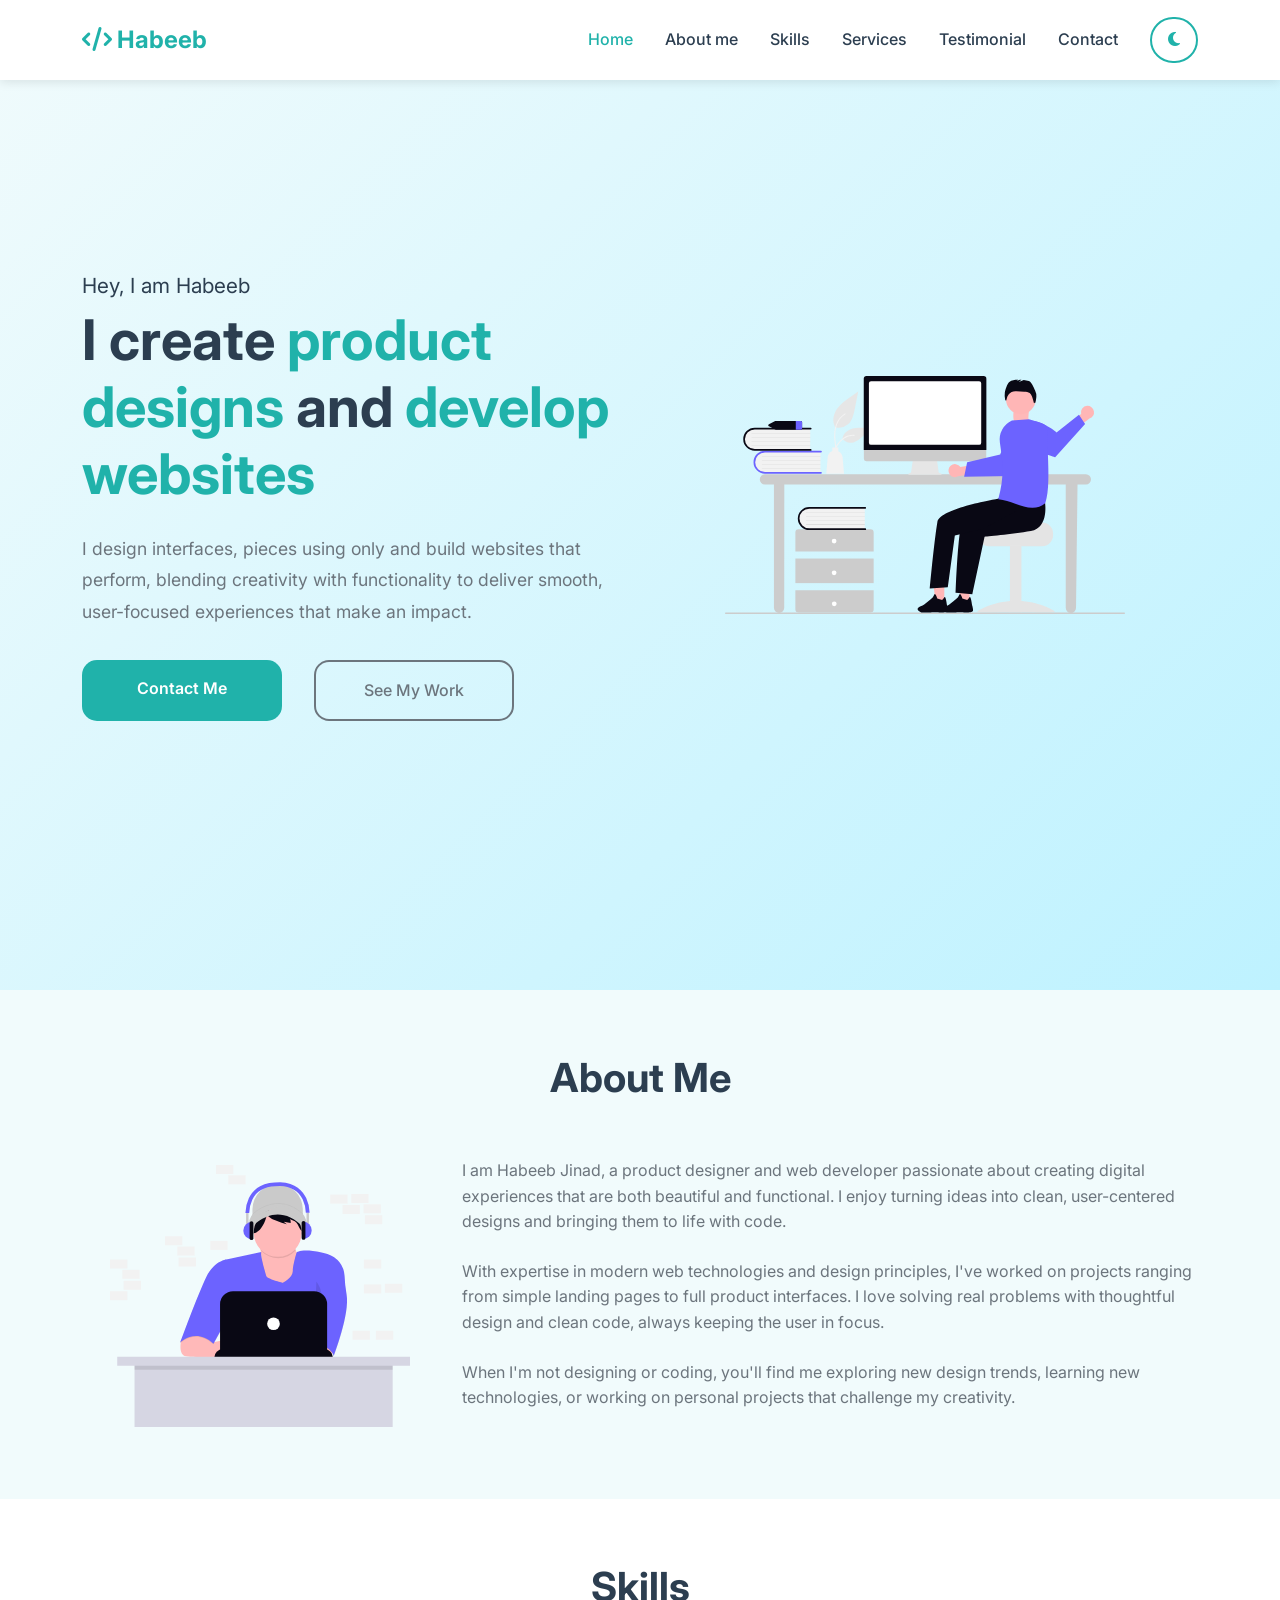
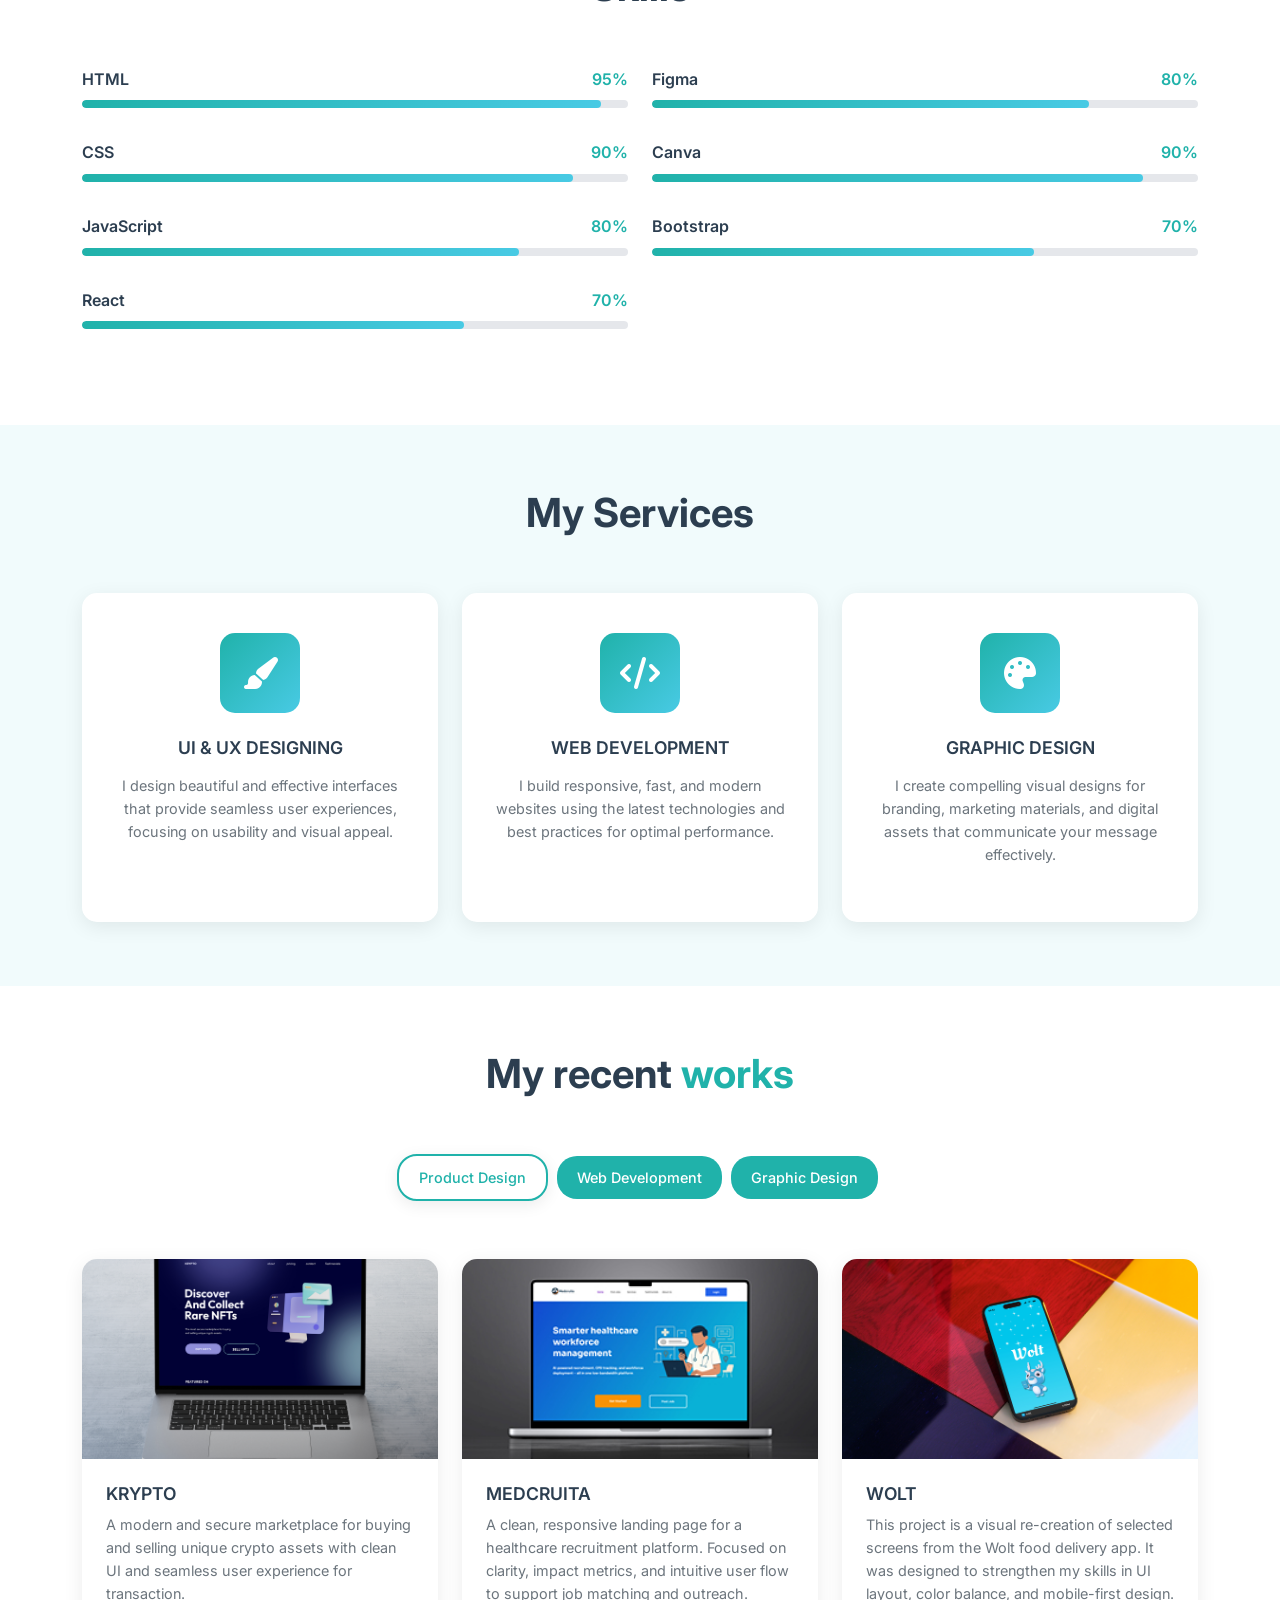
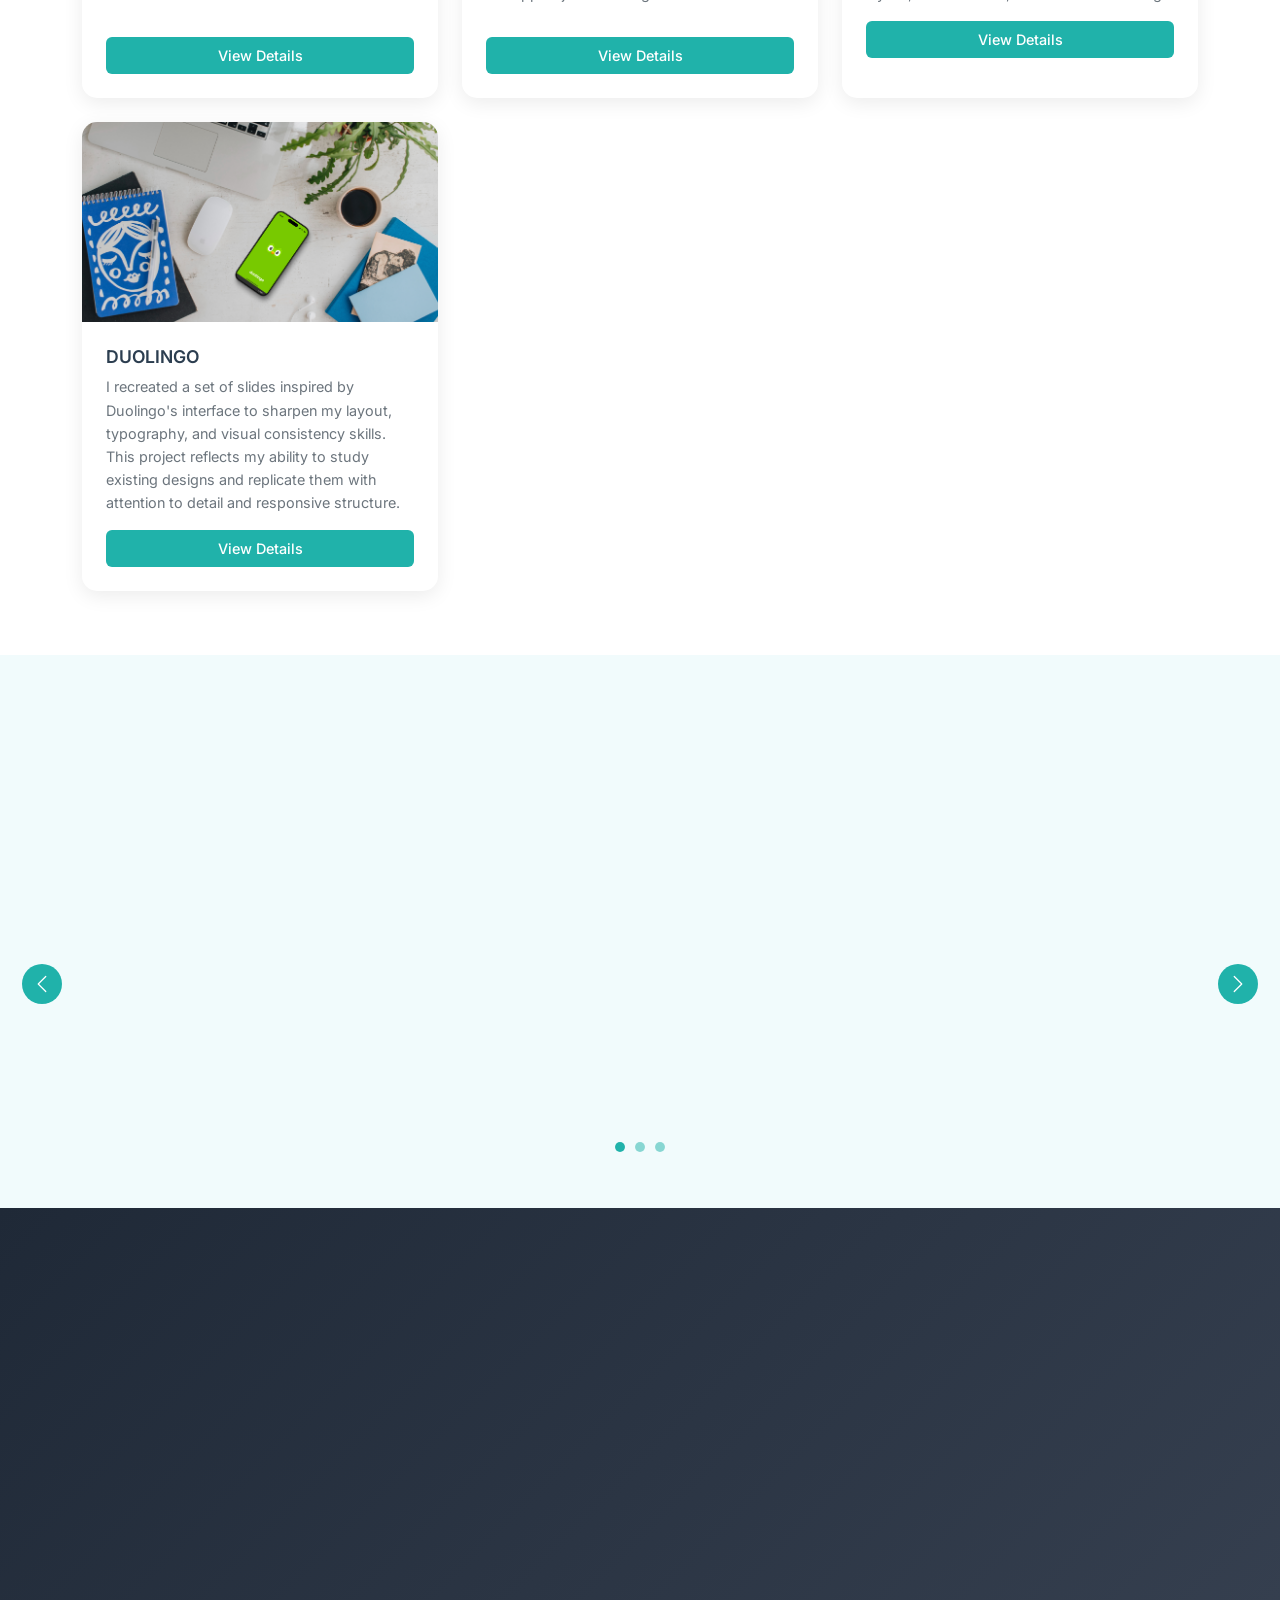
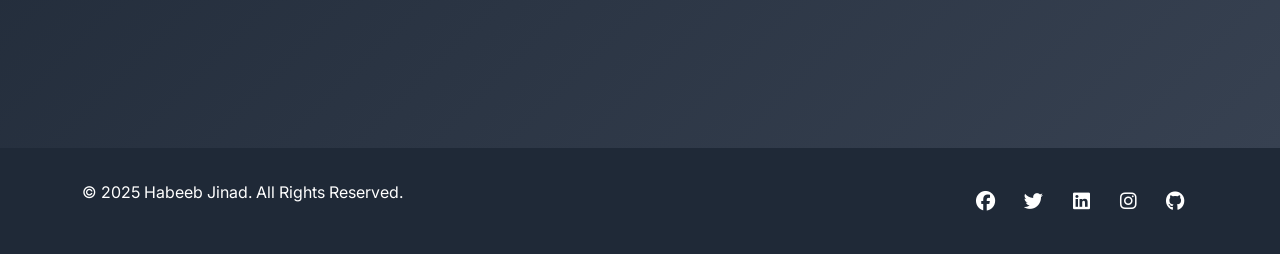
<file: index.html>
<!DOCTYPE html>
<html lang="en">
<head>
    <meta charset="UTF-8">
    <meta name="viewport" content="width=device-width, initial-scale=1.0">
    <title>Habeeb - Portfolio</title>
    <link href="https://cdn.jsdelivr.net/npm/bootstrap@5.3.0/dist/css/bootstrap.min.css" rel="stylesheet">
    <link rel="stylesheet" href="https://cdnjs.cloudflare.com/ajax/libs/font-awesome/6.4.0/css/all.min.css">
    <link href="https://fonts.googleapis.com/css2?family=Inter:wght@300;400;500;600;700&display=swap" rel="stylesheet">
    <link href="https://unpkg.com/aos@2.3.1/dist/aos.css" rel="stylesheet">
    <link rel="stylesheet" href="style.css">
</head>
<body>
    <!-- Navigation -->
    <nav class="navbar navbar-expand-lg fixed-top" id="navbar">
        <div class="container">
            <a class="navbar-brand" href="#home">
                <i class="fas fa-code"></i> Habeeb
            </a>
            
            <button class="navbar-toggler" type="button" data-bs-toggle="collapse" data-bs-target="#navbarNav">
                <span class="navbar-toggler-icon"></span>
            </button>
            
            <div class="collapse navbar-collapse" id="navbarNav">
                <ul class="navbar-nav ms-auto">
                    <li class="nav-item">
                        <a class="nav-link active" href="#home">Home</a>
                    </li>
                    <li class="nav-item">
                        <a class="nav-link" href="#about">About me</a>
                    </li>
                    <li class="nav-item">
                        <a class="nav-link" href="#skills">Skills</a>
                    </li>
                    <li class="nav-item">
                        <a class="nav-link" href="#services">Services</a>
                    </li>
                    <li class="nav-item">
                        <a class="nav-link" href="#testimonials">Testimonial</a>
                    </li>
                    <li class="nav-item">
                        <a class="nav-link" href="#contact">Contact</a>
                    </li>
                </ul>
                <button class="theme-toggle" id="themeToggle">
                    <i class="fas fa-moon"></i>
                </button>
            </div>
        </div>
    </nav>

    <!-- Hero Section -->
    <section id="home" class="hero">
        <div class="container">
            <div class="row align-items-center min-vh-100">
                <div class="col-lg-6 col-md-12 order-2 order-lg-1" data-aos="fade-right">
                    <p class="intro-text">Hey, I am Habeeb</p>
                    <h1 class="hero-title">I create <span class="highlight">product designs</span> and <span class="highlight">develop websites</span></h1>
                    <p class="hero-description">I design interfaces, pieces using only and build websites that perform, blending creativity with functionality to deliver smooth, user-focused experiences that make an impact.</p>
                    <div class="hero-buttons">
                        <a href="#contact" class="btn-primary-custom me-2 me-md-3 mb-2 mb-md-0">Contact Me</a>
                        <a href="#portfolio" class="btn-outline-custom">See My Work</a>
                    </div>
                </div>
                <div class="col-lg-6 col-md-12 order-1 order-lg-2 mb-4 mb-lg-0" data-aos="fade-left">
                    <div class="hero-illustration">
                        <div class="computer-illustration">
                            <div class="computer-screen">
                                <img src="Images/undraw_hello_ccwj.svg" alt="Hero Illustration" class="img-fluid">
                            </div>
                        </div>
                    </div>
                </div>
            </div>
        </div>
    </section>

    <!-- About Section -->
    <section id="about" class="section about-section">
        <div class="container">
            <h2 class="section-title" data-aos="fade-up">About Me</h2>
            <div class="row align-items-center">
                <div class="col-lg-4 col-md-6 text-center mb-4 mb-lg-0" data-aos="fade-right">
                    <div class="about-illustration">
                        <div class="person-with-headphones">
                            <img src="Images/undraw_in-the-zone_07y7.svg" alt="About Illustration" class="img-fluid" style="max-width: 300px;">
                        </div>
                    </div>
                </div>
                <div class="col-lg-8 col-md-6" data-aos="fade-left">
                    <div class="about-content">
                        <p>I am Habeeb Jinad, a product designer and web developer passionate about creating digital experiences that are both beautiful and functional. I enjoy turning ideas into clean, user-centered designs and bringing them to life with code.</p>
                        <p>With expertise in modern web technologies and design principles, I've worked on projects ranging from simple landing pages to full product interfaces. I love solving real problems with thoughtful design and clean code, always keeping the user in focus.</p>
                        <p>When I'm not designing or coding, you'll find me exploring new design trends, learning new technologies, or working on personal projects that challenge my creativity.</p>
                    </div>
                </div>
            </div>
        </div>
    </section>

    <!-- Skills Section -->
    <section id="skills" class="section skills-section">
        <div class="container">
            <h2 class="section-title" data-aos="fade-up">Skills</h2>
            <div class="row">
                <div class="col-lg-6 col-md-12 mb-4 mb-lg-0" data-aos="fade-right">
                    <div class="skill-item">
                        <div class="skill-header">
                            <span class="skill-name">HTML</span>
                            <span class="skill-percentage">95%</span>
                        </div>
                        <div class="skill-bar">
                            <div class="skill-progress" data-width="95"></div>
                        </div>
                    </div>
                    <div class="skill-item">
                        <div class="skill-header">
                            <span class="skill-name">CSS</span>
                            <span class="skill-percentage">90%</span>
                        </div>
                        <div class="skill-bar">
                            <div class="skill-progress" data-width="90"></div>
                        </div>
                    </div>
                    <div class="skill-item">
                        <div class="skill-header">
                            <span class="skill-name">JavaScript</span>
                            <span class="skill-percentage">80%</span>
                        </div>
                        <div class="skill-bar">
                            <div class="skill-progress" data-width="80"></div>
                        </div>
                    </div>
                     <div class="skill-item">
                        <div class="skill-header">
                            <span class="skill-name">React</span>
                            <span class="skill-percentage">70%</span>
                        </div>
                        <div class="skill-bar">
                            <div class="skill-progress" data-width="70"></div>
                        </div>
                    </div>
                </div>
                <div class="col-lg-6 col-md-12" data-aos="fade-left">
                    <div class="skill-item">
                        <div class="skill-header">
                            <span class="skill-name">Figma</span>
                            <span class="skill-percentage">80%</span>
                        </div>
                        <div class="skill-bar">
                            <div class="skill-progress" data-width="80"></div>
                        </div>
                    </div>
                    <div class="skill-item">
                        <div class="skill-header">
                            <span class="skill-name">Canva</span>
                            <span class="skill-percentage">90%</span>
                        </div>
                        <div class="skill-bar">
                            <div class="skill-progress" data-width="90"></div>
                        </div>
                    </div>
                    <div class="skill-item">
                        <div class="skill-header">
                            <span class="skill-name">Bootstrap</span>
                            <span class="skill-percentage">70%</span>
                        </div>
                        <div class="skill-bar">
                            <div class="skill-progress" data-width="70"></div>
                        </div>
                    </div>
                </div>
            </div>
        </div>
    </section>

    <!-- Services Section -->
    <section id="services" class="section services-section">
        <div class="container">
            <h2 class="section-title" data-aos="fade-up">My Services</h2>
            <div class="row g-4">
                <div class="col-lg-4 col-md-6" data-aos="fade-up" data-aos-delay="100">
                    <div class="service-card h-100">
                        <div class="service-icon">
                            <i class="fas fa-paint-brush"></i>
                        </div>
                        <h4>UI & UX DESIGNING</h4>
                        <p>I design beautiful and effective interfaces that provide seamless user experiences, focusing on usability and visual appeal.</p>
                    </div>
                </div>
                <div class="col-lg-4 col-md-6" data-aos="fade-up" data-aos-delay="200">
                    <div class="service-card h-100">
                        <div class="service-icon">
                            <i class="fas fa-code"></i>
                        </div>
                        <h4>WEB DEVELOPMENT</h4>
                        <p>I build responsive, fast, and modern websites using the latest technologies and best practices for optimal performance.</p>
                    </div>
                </div>
                <div class="col-lg-4 col-md-6" data-aos="fade-up" data-aos-delay="300">
                    <div class="service-card h-100">
                        <div class="service-icon">
                            <i class="fas fa-palette"></i>
                        </div>
                        <h4>GRAPHIC DESIGN</h4>
                        <p>I create compelling visual designs for branding, marketing materials, and digital assets that communicate your message effectively.</p>
                    </div>
                </div>
            </div>
        </div>
    </section>

    <!-- Portfolio Section -->
    <section id="portfolio" class="section portfolio-section">
        <div class="container">
            <h2 class="section-title" data-aos="fade-up">My recent <span style="color: var(--primary-color);">works</span></h2>
            
            <div class="portfolio-tabs text-center mb-5">
                <button class="portfolio-tab-btn active" id="btn-product">Product Design</button>
                <button class="portfolio-tab-btn" id="btn-web">Web Development</button>
                <button class="portfolio-tab-btn" id="btn-graphic">Graphic Design</button>
            </div>
            
            <!-- Product Design Portfolio -->
            <div class="row portfolio-tab g-4" id="tab-product">
                <div class="col-lg-4 col-md-6" data-aos="fade-up" data-aos-delay="100">
                    <div class="portfolio-card h-100">
                        <div class="portfolio-img1"></div>
                        <div class="portfolio-content">
                            <h5 class="portfolio-title">KRYPTO</h5>
                            <p class="portfolio-description pb-3">A modern and secure marketplace for buying and selling unique crypto assets with clean UI and seamless user experience for transaction.</p>
                            <button class="btn btn-portfolio">
                                <a href="https://www.figma.com/proto/UtSwRe54buXSeddj10uqeL/Flux---Figma-Build-Tutorial--Starter---Community-?node-id=206-2&t=BahXL095dK6r2NUO-1&scaling=scale-down&content-scaling=fixed&page-id=0%3A1&starting-point-node-id=206%3A2" style="color:white; text-decoration:none;">View Details</a>
                            </button>
                        </div>
                    </div>
                </div>
                <div class="col-lg-4 col-md-6" data-aos="fade-up" data-aos-delay="200">
                    <div class="portfolio-card h-100">
                        <div class="portfolio-img2"></div>
                        <div class="portfolio-content">
                            <h5 class="portfolio-title">MEDCRUITA</h5>
                            <p class="portfolio-description pb-3">A clean, responsive landing page for a healthcare recruitment platform. Focused on clarity, impact metrics, and intuitive user flow to support job matching and outreach.</p>
                            <button class="btn btn-portfolio">
                                <a href="https://www.figma.com/proto/5CIDczRvrMEs2ek6XN0WED/Health-Staff-Shortage?node-id=11-48&p=f&t=WVgqAH7skLcVqUFS-1&scaling=min-zoom&content-scaling=fixed&page-id=0%3A1&starting-point-node-id=11%3A48" style="color:white; text-decoration:none;">View Details</a>
                            </button>
                        </div>
                    </div>
                </div>
                <div class="col-lg-4 col-md-6" data-aos="fade-up" data-aos-delay="300">
                    <div class="portfolio-card h-100">
                        <div class="portfolio-img3"></div>
                        <div class="portfolio-content">
                            <h5 class="portfolio-title">WOLT</h5>
                            <p class="portfolio-description">This project is a visual re-creation of selected screens from the Wolt food delivery app. It was designed to strengthen my skills in UI layout, color balance, and mobile-first design.</p>
                            <button class="btn btn-portfolio">
                                <a href="https://www.figma.com/proto/FQML3WNP7sE4La2XTH9R8Q/Wolt?t=2QegcKZu5U7d9Sas-1&scaling=scale-down&content-scaling=fixed&page-id=0%3A1&node-id=11-59" style="color:white; text-decoration:none;">View Details</a>
                            </button>
                        </div>
                    </div>
                </div>
                <div class="col-lg-4 col-md-6" data-aos="fade-up" data-aos-delay="400">
                    <div class="portfolio-card h-100">
                        <div class="portfolio-img4"></div>
                        <div class="portfolio-content">
                            <h5 class="portfolio-title">DUOLINGO</h5>
                            <p class="portfolio-description">I recreated a set of slides inspired by Duolingo's interface to sharpen my layout, typography, and visual consistency skills. This project reflects my ability to study existing designs and replicate them with attention to detail and responsive structure.</p>
                            <button class="btn btn-portfolio">
                                <a href="https://www.figma.com/proto/FQML3WNP7sE4La2XTH9R8Q/Wolt?node-id=54-167&t=sYsDBEqxlaJc2x8o-1&scaling=scale-down&content-scaling=fixed&page-id=51%3A145" style="color:white; text-decoration:none;">View Details</a>
                            </button>
                        </div>
                    </div>
                </div>
            </div>
            
            <!-- Web Development Portfolio -->
            <div class="row portfolio-tab g-4" id="tab-web" style="display:none;">
                <div class="col-lg-4 col-md-6" data-aos="fade-up" data-aos-delay="300">
                    <div class="portfolio-card h-100">
                        <div class="portfolio-img8">
                         
                        </div>
                        <div class="portfolio-content">
                            <h5 class="portfolio-title">PREPTOHIRE</h5>
                            <p class="portfolio-description"> A career preparation platform designed to help job seekers confidently navigate and prepare for interviews and land their dream jobs.</p>
                            
                            <button class="btn btn-portfolio">
                                <a href="https://preptohire.vercel.app/" style="color:white; text-decoration:none;">View Details</a>
                            </button>
                        </div>
                    </div>
                </div>
                <div class="col-lg-4 col-md-6" data-aos="fade-up" data-aos-delay="100">
                    <div class="portfolio-card h-100">
                        <div class="portfolio-img6" >
                            <!-- <img src="Images/Medmockup.jpg" alt="Portfolio Website" class="img-fluid"> -->
                        </div>
                        <div class="portfolio-content">
                            <h5 class="portfolio-title">TAIMAKO HUB</h5>
                            <p class="portfolio-description">An education-focused web project designed to bridge the learning gap in Northern Nigeria. It provides accessible learning resources, lesson notes for teachers, and a platform for students to study online. Built with community impact in mind.</p>
                            <button class="btn btn-portfolio">
                                <a href="https://topnaid.github.io/Taimoko_hub/" style="color:white; text-decoration:none;">View Details</a>
                            </button>
                        </div>
                    </div>
                </div>
                <div class="col-lg-4 col-md-6" data-aos="fade-up" data-aos-delay="100">
                    <div class="portfolio-card h-100">
                        <div class="portfolio-img7" >
                            <!-- <img src="Images/Medmockup.jpg" alt="Portfolio Website" class="img-fluid"> -->
                        </div>
                        <div class="portfolio-content">
                            <h5 class="portfolio-title">E-COMMERCE AUCTION WEBSITE</h5>
                            <p class="portfolio-description pt-4 pb-5">A dynamic auction platform allowing users to post, bid, comment, and manage listings with watchlist features and user authentication</p>
                            <button class="btn btn-portfolio">
                                <a href="https://github.com/TopNaid/Ecommerce_website" style="color:white; text-decoration:none;">View Github</a>
                            </button>
                        </div>
                    </div>
                </div>
            </div>
            
            <!-- Graphic Design Portfolio -->
            <div class="row portfolio-tab g-4" id="tab-graphic" style="display:none;">
                <div class="col-lg-4 col-md-6" data-aos="fade-up" data-aos-delay="100">
                    <div class="portfolio-card h-100">
                        <div class="portfolio-imga">
                        
                        </div> 
                        <div class="portfolio-content">
                            <h5 class="portfolio-title">FLYER DESIGN</h5>
                            <p class="portfolio-description">Creative flyer designs for brands and businesses.</p>
                            <button class="btn btn-portfolio">
                                <a href="https://www.instagram.com/p/DMBfrQ2MCH2/?utm_source=ig_web_copy_link&igsh=MzRlODBiNWFlZA==" style="color:white; text-decoration:none;">View Image</a>
                            </button>
                        </div>
                    </div>
                </div>
                <div class="col-lg-4 col-md-6" data-aos="fade-up" data-aos-delay="100">
                    <div class="portfolio-card h-100">
                        <div class="portfolio-imgb">
                        
                        </div> 
                        <div class="portfolio-content">
                            <h5 class="portfolio-title">FLYER DESIGN</h5>
                            <p class="portfolio-description">Creative flyer designs for brands and businesses.</p>
                            <button class="btn btn-portfolio">
                                <a href="https://www.instagram.com/p/CeW11r6roxK/?utm_source=ig_web_copy_link" style="color:white; text-decoration:none;">View Image</a>
                            </button>
                        </div>
                    </div>
                </div>
                <div class="col-lg-4 col-md-6" data-aos="fade-up" data-aos-delay="100">
                    <div class="portfolio-card h-100">
                        <div class="portfolio-imgc">
                        
                        </div> 
                        <div class="portfolio-content">
                            <h5 class="portfolio-title">FLYER DESIGN</h5>
                            <p class="portfolio-description">Creative flyer designs for brands and businesses.</p>
                            <a href="https://www.instagram.com/p/CePNjvUrGwK/?utm_source=ig_web_copy_link&igsh=MzRlODBiNWFlZA==" style="color:white; text-decoration:none;"><button class="btn btn-portfolio">View Image</button></a>
                            
                        </div>
                    </div>
                </div>
            </div>
        </div>
    </section>

    <!-- Testimonials Section -->
    <section id="testimonials" class="testimonial-section">
        <div class="container">
            <h2 class="section-title" data-aos="fade-up">What our clients say</h2>
            <div id="testimonialCarousel" class="carousel slide" data-bs-ride="carousel">
                <div class="carousel-inner">
                    <div class="carousel-item active">
                        <div class="row justify-content-center">
                            <div class="col-lg-8 col-md-10">
                                <div class="testimonial-card" data-aos="fade-up">
                                    <p class="testimonial-text">"Working with Habeeb was an absolute pleasure. His attention to detail and creative approach resulted in a website that exceeded our expectations. The design is both beautiful and functional."</p>
                                    <div class="testimonial-author">
                                        <div class="author-img">
                                            <i class="fas fa-user"></i>
                                        </div>
                                        <div class="author-info">
                                            <h6>Tola Johnson</h6>
                                            <small>CEO, TechStart</small>
                                        </div>
                                    </div>
                                </div>
                            </div>
                        </div>
                    </div>
                    <div class="carousel-item">
                        <div class="row justify-content-center">
                            <div class="col-lg-8 col-md-10">
                                <div class="testimonial-card" data-aos="fade-up">
                                    <p class="testimonial-text">"Habeeb delivered exceptional work on our e-commerce platform. His technical skills and design expertise helped us create a user-friendly interface that increased our conversion rates significantly."</p>
                                    <div class="testimonial-author">
                                        <div class="author-img">
                                            <i class="fas fa-user"></i>
                                        </div>
                                        <div class="author-info">
                                            <h6>Michael Ola</h6>
                                            <small>Founder, ShopEasy</small>
                                        </div>
                                    </div>
                                </div>
                            </div>
                        </div>
                    </div>
                    <div class="carousel-item">
                        <div class="row justify-content-center">
                            <div class="col-lg-8 col-md-10">
                                <div class="testimonial-card" data-aos="fade-up">
                                    <p class="testimonial-text">"The mobile app design Habeeb created for us is outstanding. He understood our vision perfectly and translated it into a sleek, intuitive interface that our users love."</p>
                                    <div class="testimonial-author">
                                        <div class="author-img">
                                            <i class="fas fa-user"></i>
                                        </div>
                                        <div class="author-info">
                                            <h6>Grace John</h6>
                                            <small>Product Manager, AppFlow</small>
                                        </div>
                                    </div>
                                </div>
                            </div>
                        </div>
                    </div>
                </div>
                
                <!-- Carousel Controls -->
                <button class="carousel-control-prev d-none d-md-flex" type="button" data-bs-target="#testimonialCarousel" data-bs-slide="prev">
                    <span class="carousel-control-prev-icon"></span>
                </button>
                <button class="carousel-control-next d-none d-md-flex" type="button" data-bs-target="#testimonialCarousel" data-bs-slide="next">
                    <span class="carousel-control-next-icon"></span>
                </button>
                
                <!-- Carousel Indicators -->
                <div class="carousel-indicators">
                    <button type="button" data-bs-target="#testimonialCarousel" data-bs-slide-to="0" class="active"></button>
                    <button type="button" data-bs-target="#testimonialCarousel" data-bs-slide-to="1"></button>
                    <button type="button" data-bs-target="#testimonialCarousel" data-bs-slide-to="2"></button>
                </div>
            </div>
        </div>
    </section>

    <!-- Contact Section -->
    <section id="contact" class="contact-section">
        <div class="container">
            <div class="row align-items-center">
                <div class="col-lg-6 col-md-12 mb-4 mb-lg-0" data-aos="fade-right">
                    <div class="contact-content">
                        <h2>Let's discuss on something <span class="highlight">cool</span> together</h2>
                        <p>I'm interested both part-time or full-time opportunities. However, if you have other requests or questions, don't hesitate to contact me.</p>
                    </div>
                </div>
                <div class="col-lg-6 col-md-12" data-aos="fade-left">
                    <form class="contact-form" id="contactForm" action="https://formspree.io/f/xlgdpapy" method="POST">
                        <div class="mb-3">
                            <input type="text" class="form-control" name="name" placeholder="Your name" required>
                        </div>
                        <div class="mb-3">
                            <input type="email" class="form-control" name="email" placeholder="Your email" required>
                        </div>
                        <div class="mb-3">
                            <textarea class="form-control" rows="4" name="message" placeholder="Your message" required></textarea>
                        </div>
                        <button type="submit" class="btn btn-primary-custom w-100">Send Message</button>
                    </form>
                </div>
            </div>
        </div>
    </section>

    <!-- Footer -->
    <footer class="footer">
        <div class="container">
            <div class="row align-items-center">
                <div class="col-md-6 text-center text-md-start mb-3 mb-md-0">
                    <p>&copy; 2025 Habeeb Jinad. All Rights Reserved.</p>
                </div>
                <div class="col-md-6">
                    <div class="social-links text-center text-md-end">
                        <a href="#"><i class="fab fa-facebook"></i></a>
                        <a href="#"><i class="fab fa-twitter"></i></a>
                        <a href="#"><i class="fab fa-linkedin"></i></a>
                        <a href="#"><i class="fab fa-instagram"></i></a>
                        <a href="#"><i class="fab fa-github"></i></a>
                    </div>
                </div>
            </div>
        </div>
    </footer>

    <!-- Bootstrap 5 JS -->
    <script src="https://cdn.jsdelivr.net/npm/bootstrap@5.3.0/dist/js/bootstrap.bundle.min.js"></script>
    <!-- AOS Animation Library -->
    <script src="https://unpkg.com/aos@2.3.1/dist/aos.js"></script>
    <script src="script.js"></script>
</body>
</html>
</file>
<file: style.css>
:root {
    --primary-color: #20B2AA;
    --secondary-color: #48CAE4;
    --accent-color: #7DD3FC;
    --soft-blue: #bef2ff;
    --dark-color: #2C3E50;
    --light-blue: #f1fbfc;
    --text-dark: #2C3E50;
    --text-light: #6C757D;
    --text-muted: #9CA3AF;
    --bg-light: #FFFFFF;
    --card-bg: #FFFFFF;
    --testimonial-bg: #90fdf4;
}

[data-theme="dark"] {
    --soft-blue: #1A1A1A;
    --bg-light: #1A1A1A;
    --light-blue: #2D2D2D;
    --text-dark: #FFFFFF;
    --text-light: #E0E0E0;
    --text-muted: #B0B0B0;
    --card-bg: #2D2D2D;
    --testimonial-bg: #065F46;
}

* {
    margin: 0;
    padding: 0;
    box-sizing: border-box;
}

body {
    font-family: 'Inter', sans-serif;
    line-height: 1.6;
    color: var(--text-dark);
    background-color: var(--bg-light);
    transition: all 0.3s ease;
    overflow-x: hidden;
}

html {
    scroll-behavior: smooth;
    overflow-x: hidden;
}

/* Navigation */
.navbar {
    background-color: var(--bg-light) !important;
    box-shadow: 0 2px 10px rgba(0,0,0,0.1);
    transition: all 0.3s ease;
    padding: 1rem 0;
}

.navbar-brand {
    font-weight: 700;
    font-size: 1.5rem;
    color: var(--primary-color) !important;
}

.navbar-nav .nav-link {
    color: var(--text-dark) !important;
    font-weight: 500;
    margin: 0 0.5rem;
    transition: color 0.3s ease;
    position: relative;
}

.navbar-nav .nav-link:hover,
.navbar-nav .nav-link.active {
    color: var(--primary-color) !important;
}

.theme-toggle {
    background: none;
    border: 2px solid var(--primary-color);
    color: var(--primary-color);
    border-radius: 50px;
    padding: 0.5rem 1rem;
    transition: all 0.3s ease;
    margin-left: 1rem;
}

.theme-toggle:hover {
    background-color: var(--primary-color);
    color: white;
}

/* Hero Section */
.hero {
    background: linear-gradient(135deg, var(--light-blue) 0%, var(--soft-blue) 100%);
    padding: 0.7rem 0;
    min-height: 110vh;
    display: flex;
    align-items: center;
}

.hero-title {
    font-size: clamp(2rem, 5vw, 3.5rem);
    font-weight: 700;
    color: var(--text-dark);
    margin-bottom: 1.5rem;
    line-height: 1.2;
}

.hero .highlight {
    color: var(--primary-color);
}

.hero-description {
    font-size: clamp(1rem, 2vw, 1.1rem);
    color: var(--text-light);
    margin-bottom: 2rem;
    line-height: 1.8;
}

.hero .intro-text {
    color: var(--text-dark);
    font-size: clamp(1.1rem, 2.5vw, 1.3rem);
    margin-bottom: 0.3rem;
}

.hero-buttons {
    display: flex;
    flex-wrap: wrap;
    gap: 1rem;
}

.btn-primary-custom {
    background: var(--primary-color);
    border: none;
    padding: 1rem 2rem;
    border-radius: 15px;
    font-weight: 600;
    color: white;
    transition: all 0.3s ease;
    text-decoration: none;
    display: inline-block;
    text-align: center;
    min-width: 200px;
}

.btn-primary-custom:hover {
    background: #1a9a95;
    transform: translateY(-2px);
    color: white;
}

.btn-outline-custom {
    border: 2px solid var(--text-light);
    color: var(--text-light);
    padding: 1rem 2rem;
    border-radius: 15px;
    font-weight: 500;
    transition: all 0.3s ease;
    text-decoration: none;
    display: inline-block;
    text-align: center;
    min-width: 200px;
}

.btn-outline-custom:hover {
    background-color: var(--text-light);
    color: white;
}

/* Hero Illustration */
.hero-illustration {
    position: relative;
    text-align: center;
    width: 100%;
    max-width: 500px;
    margin: 0 auto;
}

.computer-illustration {
    width: 100%;
    height: auto;
}

.computer-screen img {
    width: 100%;
    height: auto;
    max-width: 400px;
}

/* Section Styles */
.section {
    padding: 4rem 0;
}

.section-title {
    font-size: clamp(2rem, 4vw, 2.5rem);
    font-weight: 700;
    text-align: center;
    margin-bottom: 3.5rem;
    color: var(--text-dark);
}

/* About Section */
.about-section {
    background-color: var(--light-blue);
}

.about-illustration {
    width: 100%;
    max-width: 300px;
    margin: 0 auto;
    display: flex;
    align-items: center;
    justify-content: center;
}

.about-content p {
    color: var(--text-light);
    font-size: 1rem;
    line-height: 1.6;
    margin-bottom: 1.5rem;
}

/* Skills Section */
.skills-section {
    background-color: var(--bg-light);
}

.skill-item {
    margin-bottom: 2rem;
}

.skill-header {
    display: flex;
    justify-content: space-between;
    align-items: center;
    margin-bottom: 0.5rem;
}

.skill-name {
    font-weight: 600;
    color: var(--text-dark);
}

.skill-percentage {
    font-weight: 600;
    color: var(--primary-color);
}

.skill-bar {
    height: 8px;
    background-color: #E5E7EB;
    border-radius: 4px;
    overflow: hidden;
}

.skill-progress {
    height: 100%;
    background: linear-gradient(90deg, var(--primary-color), var(--secondary-color));
    border-radius: 4px;
    transition: width 2s ease-in-out;
    width: 0;
}

/* Services Section */
.services-section {
    background-color: var(--light-blue);
}

.service-card {
    background: var(--card-bg);
    border-radius: 15px;
    padding: 2.5rem 2rem;
    text-align: center;
    box-shadow: 0 5px 20px rgba(0,0,0,0.08);
    transition: all 0.3s ease;
    border: none;
    height: 100%;
}

.service-card:hover {
    transform: translateY(-5px);
    box-shadow: 0 15px 35px rgba(0,0,0,0.15);
}

.service-icon {
    width: 80px;
    height: 80px;
    background: linear-gradient(135deg, var(--primary-color), var(--secondary-color));
    border-radius: 15px;
    display: flex;
    align-items: center;
    justify-content: center;
    margin: 0 auto 1.5rem;
    color: white;
    font-size: 2rem;
}

.service-card h4 {
    font-weight: 600;
    margin-bottom: 1rem;
    color: var(--text-dark);
    font-size: 1.1rem;
}

.service-card p {
    color: var(--text-light);
    font-size: 0.9rem;
    line-height: 1.6;
}

/* Portfolio Section */
.portfolio-section {
    background-color: var(--bg-light);
}

.portfolio-tabs {
    margin-bottom: 3rem;
}

.portfolio-tab-btn {
    background: var(--primary-color);
    color: #fff;
    border: none;
    outline: none;
    padding: 10px 20px;
    margin: 0 5px 10px 0;
    border-radius: 20px;
    font-weight: 500;
    font-size: 0.9rem;
    transition: all 0.3s ease;
    cursor: pointer;
}

.portfolio-tab-btn.active,
.portfolio-tab-btn:hover {
    background: #fff;
    color: var(--primary-color);
    border: 2px solid var(--primary-color);
    box-shadow: 0 4px 16px rgba(0,0,0,0.08);
}

.portfolio-card {
    background: var(--card-bg);
    border-radius: 15px;
    overflow: hidden;
    box-shadow: 0 5px 20px rgba(0,0,0,0.08);
    transition: all 0.3s ease;
    border: none;
    height: 100%;
    min-height: 400px;
}

.portfolio-card:hover {
    transform: translateY(-5px);
    box-shadow: 0 15px 35px rgba(0,0,0,0.15);
}

.portfolio-img1,
.portfolio-img2,
.portfolio-img3,
.portfolio-img4,
.portfolio-img6,
.portfolio-img7,
.portfolio-img8,
.portfolio-imga,
.portfolio-imgb,
.portfolio-imgc {
    width: 100%;
    height: 200px;
    background-size: cover;
    background-position: center;
    background-repeat: no-repeat;
    display: flex;
    align-items: center;
    justify-content: center;
}

.portfolio-img1 {
    background-image: url('Images/mockuuups-mac.jpeg');
}

.portfolio-img2 {
    background-image: url('Images/Medcruita.jpeg');
}

.portfolio-img3 {
    background-image: url('Images/mockuuups-multicolored-background-with-iphone-mockup.jpeg');
}

.portfolio-img4 {
    background-image: url('Images/Duolin2.jpeg');
}
.portfolio-img6 {
    background-image: url('Images/Taimako.JPG');
}
.portfolio-img7 {
    background-image: url('Images/auction.JPG');
}
.portfolio-img8 {
    background-image: url('Images/prepTohire.JPG');
}
.portfolio-imga {
    background-image: url('Images/Timeless\ Fabrics\ for\ Every\ Occasion.jpg');
}
.portfolio-imgb {
    background-image: url('Images/Burger_design.jpg');
}
.portfolio-imgc {
    background-image: url('Images/LuxCar.jpg');
}

.portfolio-img {
    height: 200px;
    background: linear-gradient(45deg, var(--primary-color), var(--secondary-color));
    display: flex;
    align-items: center;
    justify-content: center;
    color: white;
    font-size: 2rem;
}

.portfolio-content {
    padding: 1.5rem;
    flex-grow: 1;
    display: flex;
    flex-direction: column;
}

.portfolio-title {
    font-weight: 600;
    margin-bottom: 0.5rem;
    color: var(--text-dark);
    font-size: 1.1rem;
}

.portfolio-description {
    color: var(--text-light);
    font-size: 0.9rem;
    line-height: 1.6;
    margin-bottom: 1rem;
    flex-grow: 1;
}

.btn-portfolio {
    background: var(--primary-color);
    color: white;
    border: none;
    padding: 0.5rem 1.5rem;
    border-radius: 6px;
    font-size: 0.9rem;
    font-weight: 500;
    transition: all 0.3s ease;
    margin-top: auto;
}

.btn-portfolio:hover {
    background: #1a9a95;
    color: white;
}

/* Testimonials Section */
.testimonial-section {
    background-color: var(--light-blue);
    padding: 5rem 0;
}

.testimonial-card {
    background: var(--testimonial-bg);
    border-radius: 20px;
    padding: 2.5rem;
    text-align: center;
    margin: 0 auto;
    border: none;
    position: relative;
    max-width: 600px;
}

.testimonial-text {
    font-size: 1.1rem;
    font-style: italic;
    margin-bottom: 2rem;
    color: var(--text-light);
    line-height: 1.8;
}

.testimonial-author {
    display: flex;
    align-items: center;
    justify-content: center;
    flex-wrap: wrap;
    gap: 1rem;
}

.author-img {
    width: 50px;
    height: 50px;
    border-radius: 50%;
    background: #02946b;
    display: flex;
    align-items: center;
    justify-content: center;
    color: white;
    font-size: 1.2rem;
}

.author-info h6 {
    margin: 0;
    font-weight: 600;
    color: var(--text-light);
    font-size: 0.9rem;
}

.author-info small {
    color: var(--text-light);
    font-size: 0.8rem;
}

.carousel-control-prev,
.carousel-control-next {
    width: 40px;
    height: 40px;
    background-color: var(--primary-color);
    border-radius: 50%;
    top: 50%;
    transform: translateY(-50%);
    opacity: 1;
}

.carousel-control-prev {
    left: -60px;
}

.carousel-control-next {
    right: -60px;
}

.carousel-control-prev-icon,
.carousel-control-next-icon {
    width: 20px;
    height: 20px;
}

.carousel-indicators {
    bottom: -50px;
}

.carousel-indicators [data-bs-target] {
    background-color: var(--primary-color);
    width: 10px;
    height: 10px;
    border-radius: 50%;
    margin: 0 5px;
}

/* Contact Section */
.contact-section {
    background: linear-gradient(135deg, #1F2937 0%, #374151 100%);
    color: white;
    padding: 5rem 0;
}

.contact-content h2 {
    font-size: clamp(1.8rem, 4vw, 2.5rem);
    font-weight: 700;
    margin-bottom: 1rem;
    line-height: 1.3;
}

.contact-content .highlight {
    color: var(--primary-color);
}

.contact-content p {
    font-size: 1rem;
    opacity: 0.9;
    line-height: 1.7;
}

.contact-form {
    background: rgba(255,255,255,0.05);
    backdrop-filter: blur(10px);
    border-radius: 15px;
    padding: 2rem;
}

.form-control {
    background: rgba(255,255,255,0.1);
    border: 1px solid rgba(255,255,255,0.2);
    border-radius: 8px;
    color: white;
    padding: 0.8rem 1rem;
    margin-bottom: 1rem;
    font-size: 0.9rem;
}

.form-control:focus {
    background: rgba(255,255,255,0.15);
    border-color: var(--primary-color);
    box-shadow: 0 0 0 0.2rem rgba(32, 178, 170, 0.25);
    color: white;
}

.form-control::placeholder {
    color: rgba(255,255,255,0.7);
}

/* Footer */
.footer {
    background-color: #1F2937;
    color: white;
    padding: 2rem 0;
}

.social-links a {
    color: white;
    font-size: 1.2rem;
    margin: 0 0.8rem;
    transition: color 0.3s ease;
}

.social-links a:hover {
    color: var(--primary-color);
}

/* Responsive Design */
@media (max-width: 1200px) {
    .carousel-control-prev {
        left: -40px;
    }
    
    .carousel-control-next {
        right: -40px;
    }
      .hero {
        padding-top: 0;
        min-height:50vh !important;
    }
    .hero .row {
        margin-bottom: 0 !important;
    }
}

@media (max-width: 992px) {
    .navbar-nav .nav-link {
        margin: 0.2rem 0;
        text-align: center;
    }
    
    .theme-toggle {
        margin: 1rem auto 0;
        display: block;
        width: fit-content;
    }
    
    .hero {
        padding: 3rem 0;
        text-align: center;
    }
    
    .hero-buttons {
        justify-content: center;
    }
    
    .section {
        padding: 1rem 0;
    }
    
    .carousel-control-prev,
    .carousel-control-next {
        display: none !important;
    }
}

@media (max-width: 768px) {
    
    .portfolio-tab-btn {
        padding: 8px 16px;
        font-size: 0.8rem;
        margin: 0 3px 8px 0;
    }
    
    .service-card {
        padding: 2rem 1.5rem;
    }
    
    .portfolio-card {
        min-height: 350px;
    }
    
    .testimonial-author {
        flex-direction: column;
        text-align: center;
    }
    
    .contact-form {
        padding: 1.5rem;
    }
    
    .footer .row {
        text-align: center;
    }
    
    .footer .social-links {
        margin-top: 1rem;
    }
}

@media (max-width: 576px) {
    .hero {
        padding-top: 80px;
    }
    .hero .row {
        margin-bottom: 0 !important;
    }
    .hero-illustration {
        margin-bottom: 0 !important;
        padding-bottom: 0 !important;
    }
    .hero .col-lg-6,
    .hero .col-md-12 {
        margin-bottom: 0 !important;
        padding-bottom: 0 !important;
    }
    .hero .intro-text {
        margin-top: 0 !important;
    }
   
    .hero-buttons {
        flex-direction: column;
        align-items: center;
    }
    
    .btn-primary-custom,
    .btn-outline-custom {
        width: 100%;
        max-width: 250px;
        padding: 0.8rem 1.5rem;
        font-size: 0.9rem;
    }
    
    .portfolio-tab-btn {
        padding: 6px 12px;
        font-size: 0.75rem;
        margin: 0 2px 6px 0;
    }
    
    .section {
        padding: 2rem 0;
    }
    
    .service-card {
        padding: 1.5rem 1rem;
    }
    
    .service-icon {
        width: 60px;
        height: 60px;
        font-size: 1.5rem;
    }
    
    .portfolio-card {
        min-height: 320px;
    }
    
    .portfolio-img1,
    .portfolio-img2,
    .portfolio-img3,
    .portfolio-img4,
    .portfolio-img {
        height: 200px;
    }
    
    .testimonial-card {
        padding: 1.5rem;
    }
    
    .testimonial-text {
        font-size: 1rem;
    }
    
    .contact-form {
        padding: 1rem;
    }
}

@media (max-width: 400px) {
    .portfolio-tab-btn {
        padding: 5px 8px;
        font-size: 0.7rem;
        margin: 0 1px 5px 0;
    }
    
    .hero-illustration {
        max-width: 280px;
    }
    
    .service-card {
        padding: 1rem;
    }
}

/* Utility Classes */
.text-muted {
    color: var(--text-muted) !important;
}

/* Animation improvements */
@media (prefers-reduced-motion: reduce) {
    * {
        animation-duration: 0.01ms !important;
        animation-iteration-count: 1 !important;
        transition-duration: 0.01ms !important;
    }
}
</file>
